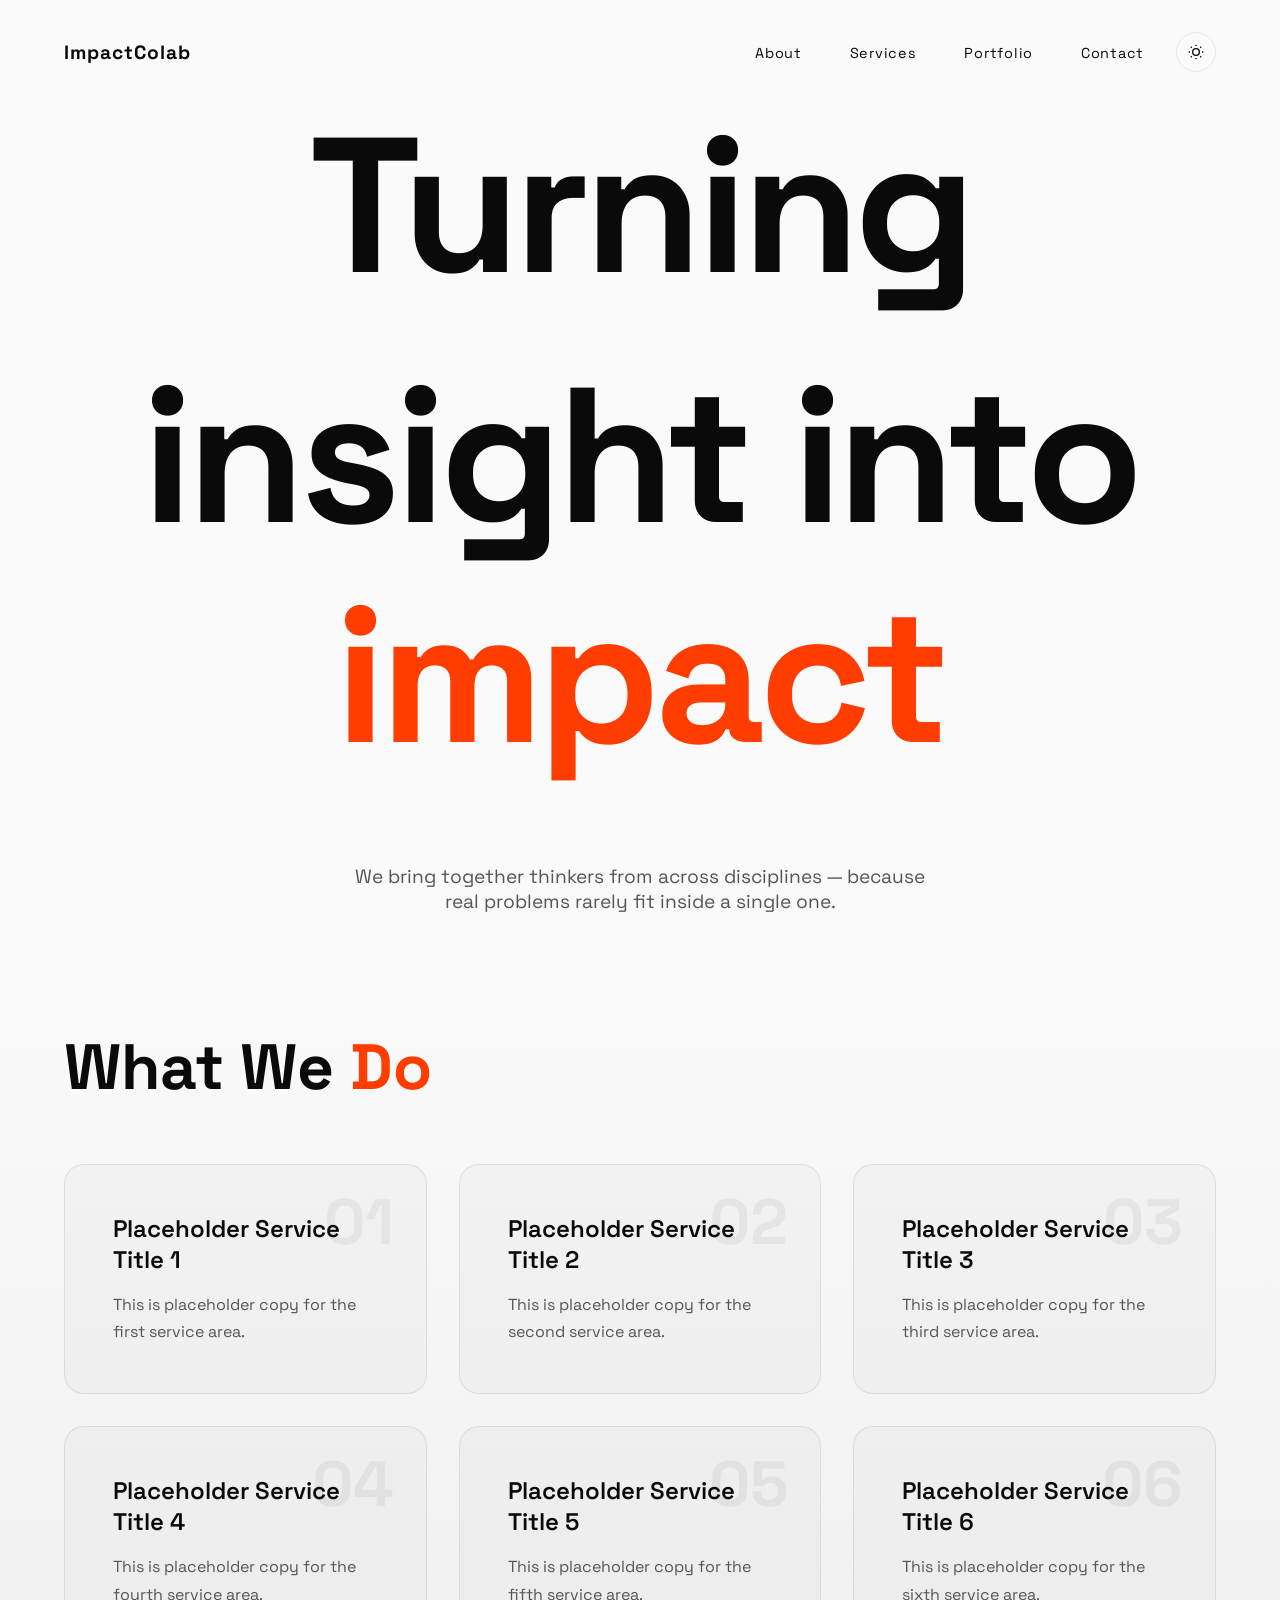
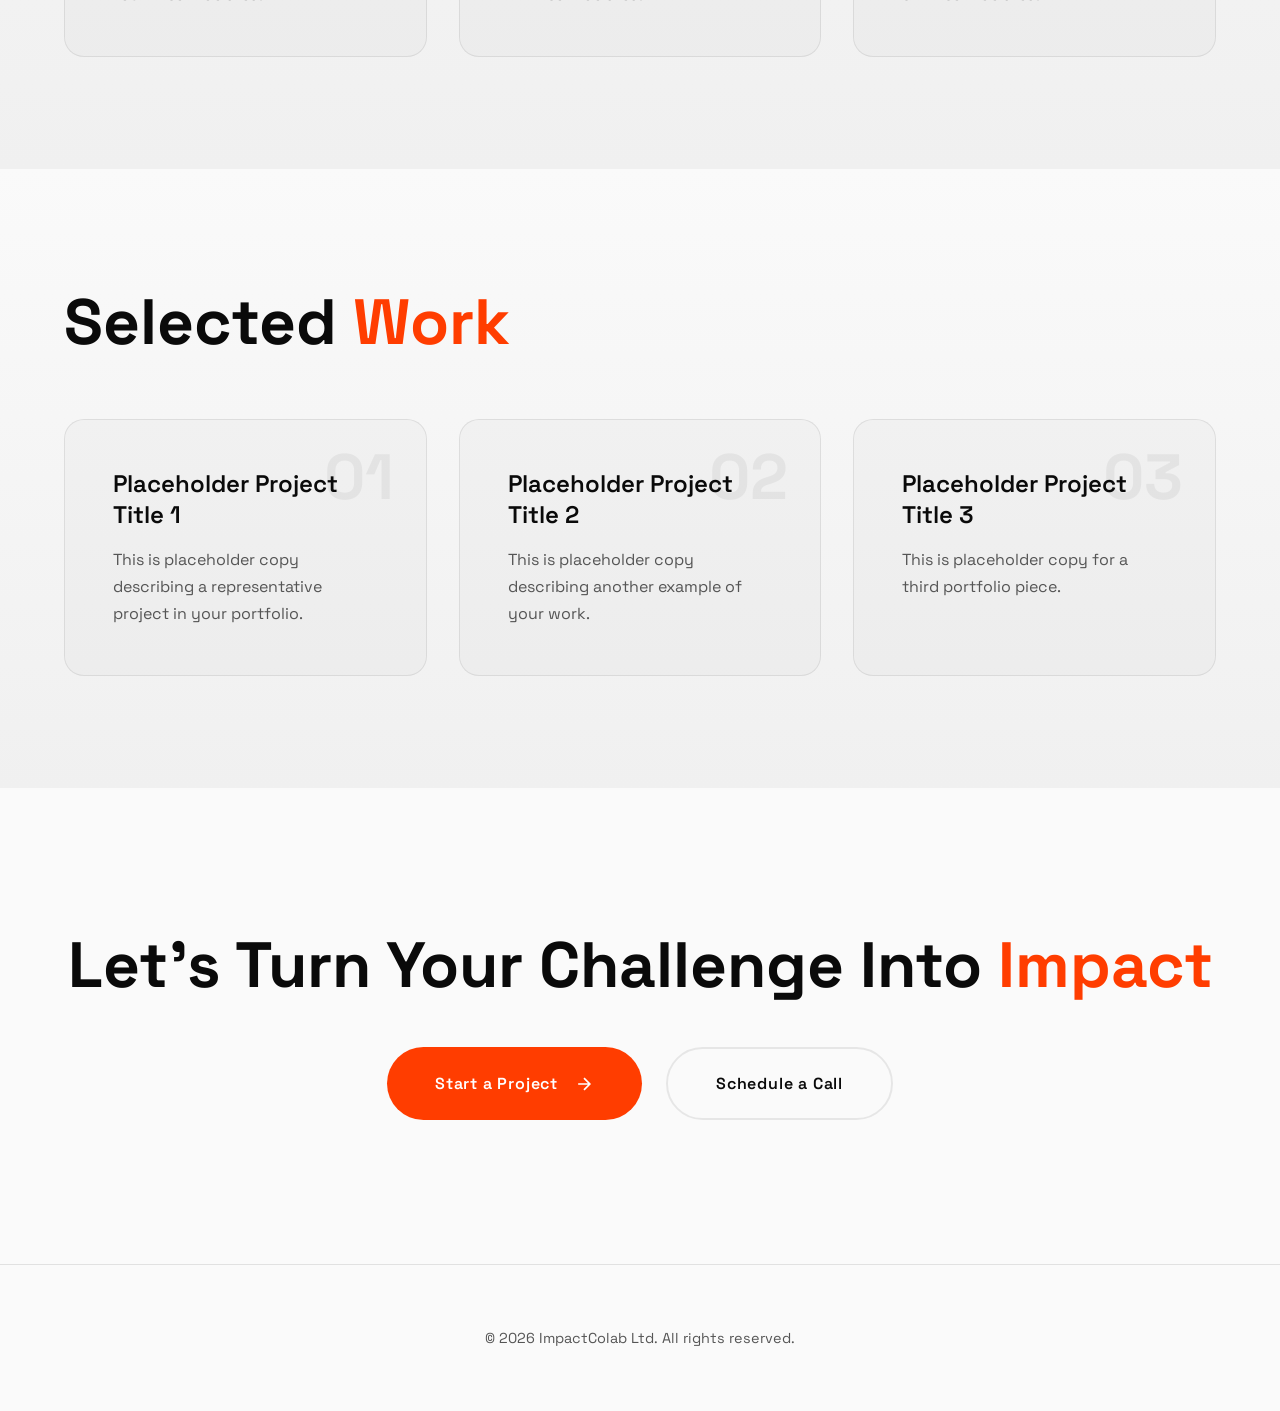
<file: index.html>
<!DOCTYPE html>
<html lang="en">
<head>
    <meta charset="UTF-8">
    <meta name="viewport" content="width=device-width, initial-scale=1.0">
    <title>ImpactColab Ltd - Turning insight into impact</title>
    
    <!-- Meta tags for SEO -->
    <meta name="description" content="ImpactColab Ltd transforms bold ideas into digital reality. We specialize in product development, design systems, AI & machine learning, and cloud architecture.">
    <meta name="keywords" content="software development, product development, design systems, AI, machine learning, cloud architecture, digital transformation">
    <meta name="author" content="ImpactColab Ltd">
    
    <!-- Open Graph / Social Media -->
    <meta property="og:type" content="website">
    <meta property="og:url" content="https://impactcolab.com/">
    <meta property="og:title" content="ImpactColab Ltd - Turning insight into impact">
    <meta property="og:description" content="We transform bold ideas into digital reality. ImpactColab Ltd is where innovation meets execution.">
    <meta property="og:image" content="https://impactcolab.com/og-image.jpg">
    
    <!-- Twitter Card -->
    <meta name="twitter:card" content="summary_large_image">
    <meta name="twitter:title" content="ImpactColab Ltd - Turning insight into impact">
    <meta name="twitter:description" content="We transform bold ideas into digital reality. ImpactColab Ltd is where innovation meets execution.">
    <meta name="twitter:image" content="https://impactcolab.com/og-image.jpg">
    
    <!-- Favicon -->
    <link rel="icon" type="image/svg+xml" href="data:image/svg+xml,%3Csvg xmlns='http://www.w3.org/2000/svg' viewBox='0 0 100 100'%3E%3Crect width='100' height='100' rx='20' fill='%23ff3d00'/%3E%3Ctext x='50' y='65' font-family='Arial' font-size='38' font-weight='bold' fill='white' text-anchor='middle'%3EIC%3C/text%3E%3C/svg%3E">
    
    <link href="https://fonts.googleapis.com/css2?family=Space+Grotesk:wght@300;400;500;600;700&display=swap" rel="stylesheet">
    <link rel="stylesheet" href="css/styles.css">
</head>
<body class="light-mode">
    <a href="#main-content" class="skip-link">Skip to main content</a>

    <nav role="navigation" aria-label="Main navigation">
        <a href="index.html" class="logo">ImpactColab</a>
        <div class="nav-right">
            <ul class="nav-links">
                <li><a href="about.html">About</a></li>
                <li><a href="#services">Services</a></li>
                <li><a href="#portfolio">Portfolio</a></li>
                <li><a href="#contact">Contact</a></li>
            </ul>
            <button class="theme-toggle" id="themeToggle" aria-label="Toggle dark/light mode">
                <svg class="moon-icon" viewBox="0 0 24 24" fill="none" stroke="currentColor" stroke-width="2">
                    <path d="M21 12.79A9 9 0 1 1 11.21 3 7 7 0 0 0 21 12.79z"/>
                </svg>
                <svg class="sun-icon" viewBox="0 0 24 24" fill="none" stroke="currentColor" stroke-width="2">
                    <circle cx="12" cy="12" r="5"/>
                    <path d="M12 1v2M12 21v2M4.22 4.22l1.42 1.42M18.36 18.36l1.42 1.42M1 12h2M21 12h2M4.22 19.78l1.42-1.42M18.36 5.64l1.42-1.42"/>
                </svg>
            </button>
            <button class="mobile-menu-toggle" id="mobileMenuToggle" aria-label="Toggle menu" aria-expanded="false" aria-controls="mobileMenu">
                <span></span>
                <span></span>
                <span></span>
            </button>
        </div>
    </nav>

    <!-- Mobile Menu -->
    <div class="mobile-menu" id="mobileMenu" role="dialog" aria-modal="true" aria-label="Mobile navigation">
        <a href="about.html">About</a>
        <a href="#services">Services</a>
        <a href="#portfolio">Portfolio</a>
        <a href="#contact">Contact</a>
    </div>

    <main id="main-content">
    
    <section class="hero" aria-labelledby="hero-title">
        <div class="hero-content">
            <h1 class="hero-title" id="hero-title">
                <span class="line"><span class="word">Turning</span></span>
                <span class="line"><span class="word">insight into <span class="accent-text">impact</span></span></span>
            </h1>
            <p class="hero-subtitle">We bring together thinkers from across disciplines — because real problems rarely fit inside a single one.</p>
        </div>
    </section>

    <section class="services" id="services">
        <div class="services-header">
            <h2 class="section-title">What We <span class="accent-text">Do</span></h2>
        </div>
        <div class="services-grid">
            <article class="service-card">
                <div class="service-number" aria-hidden="true">01</div>
                <h3 class="service-title">Placeholder Service Title 1</h3>
                <p class="service-desc">This is placeholder copy for the first service area.</p>
            </article>
            <article class="service-card">
                <div class="service-number" aria-hidden="true">02</div>
                <h3 class="service-title">Placeholder Service Title 2</h3>
                <p class="service-desc">This is placeholder copy for the second service area.</p>
            </article>
            <article class="service-card">
                <div class="service-number" aria-hidden="true">03</div>
                <h3 class="service-title">Placeholder Service Title 3</h3>
                <p class="service-desc">This is placeholder copy for the third service area.</p>
            </article>
            <article class="service-card">
                <div class="service-number" aria-hidden="true">04</div>
                <h3 class="service-title">Placeholder Service Title 4</h3>
                <p class="service-desc">This is placeholder copy for the fourth service area.</p>
            </article>
            <article class="service-card">
                <div class="service-number" aria-hidden="true">05</div>
                <h3 class="service-title">Placeholder Service Title 5</h3>
                <p class="service-desc">This is placeholder copy for the fifth service area.</p>
            </article>
            <article class="service-card">
                <div class="service-number" aria-hidden="true">06</div>
                <h3 class="service-title">Placeholder Service Title 6</h3>
                <p class="service-desc">This is placeholder copy for the sixth service area.</p>
            </article>
        </div>
    </section>

    <section class="services" id="portfolio" aria-labelledby="portfolio-title">
        <div class="services-header">
            <h2 class="section-title" id="portfolio-title">Selected <span class="accent-text">Work</span></h2>
        </div>
        <div class="services-grid">
            <article class="service-card">
                <div class="service-number" aria-hidden="true">01</div>
                <h3 class="service-title">Placeholder Project Title 1</h3>
                <p class="service-desc">This is placeholder copy describing a representative project in your portfolio.</p>
            </article>
            <article class="service-card">
                <div class="service-number" aria-hidden="true">02</div>
                <h3 class="service-title">Placeholder Project Title 2</h3>
                <p class="service-desc">This is placeholder copy describing another example of your work.</p>
            </article>
            <article class="service-card">
                <div class="service-number" aria-hidden="true">03</div>
                <h3 class="service-title">Placeholder Project Title 3</h3>
                <p class="service-desc">This is placeholder copy for a third portfolio piece.</p>
            </article>
        </div>
    </section>

    <!-- 
    ============================================
    SOCIAL PROOF SECTION (Placeholder)
    ============================================
    TODO: Add testimonials or client logos here
    
    Example structure:
    <section class="social-proof">
        <div class="testimonial">
            <blockquote>"Quote from client..."</blockquote>
            <cite>— Client Name, Company</cite>
        </div>
        <div class="client-logos">
            <img src="logo1.svg" alt="Client 1">
            <img src="logo2.svg" alt="Client 2">
        </div>
    </section>
    ============================================
    -->

    <section class="cta" id="contact">
        <h2 class="cta-title">Let's Turn Your Challenge Into <span class="accent-text">Impact</span></h2>
        <div class="cta-buttons">
            <a href="mailto:hello@impactcolab.africa" class="cta-button">
                Start a Project
                <svg width="20" height="20" viewBox="0 0 24 24" fill="none" stroke="currentColor" stroke-width="2" aria-hidden="true">
                    <path d="M5 12h14M12 5l7 7-7 7"/>
                </svg>
            </a>
            <!-- Replace the URL below with your Zoho Bookings page link -->
            <a href="https://bookings.zoho.com/YOUR_ZOHO_BOOKING_PAGE" class="cta-button-secondary" target="_blank" rel="noopener">
                Schedule a Call
            </a>
        </div>
    </section>

    </main>

    <footer role="contentinfo">
        <p class="footer-text">© 2026 ImpactColab Ltd. All rights reserved.</p>
    </footer>

    <script src="js/main.js" defer></script>
</body>
</html>
</file>
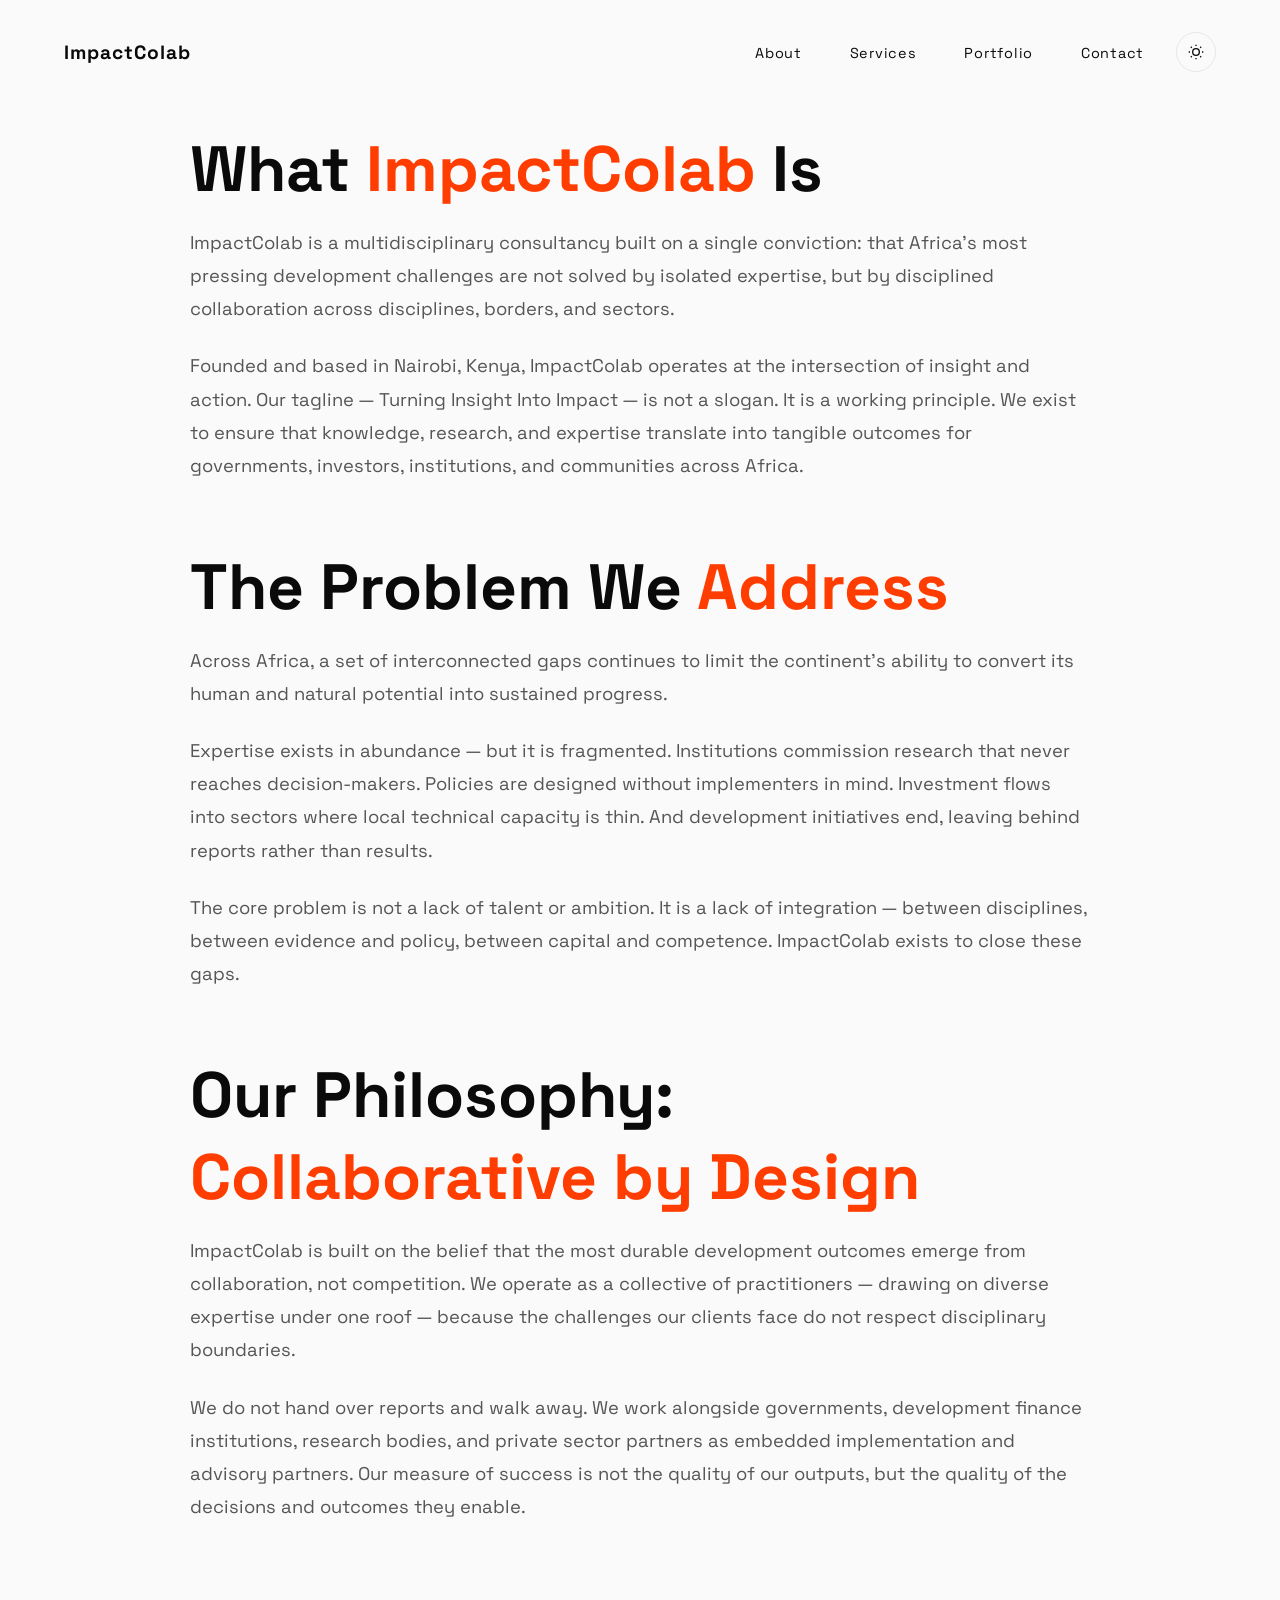
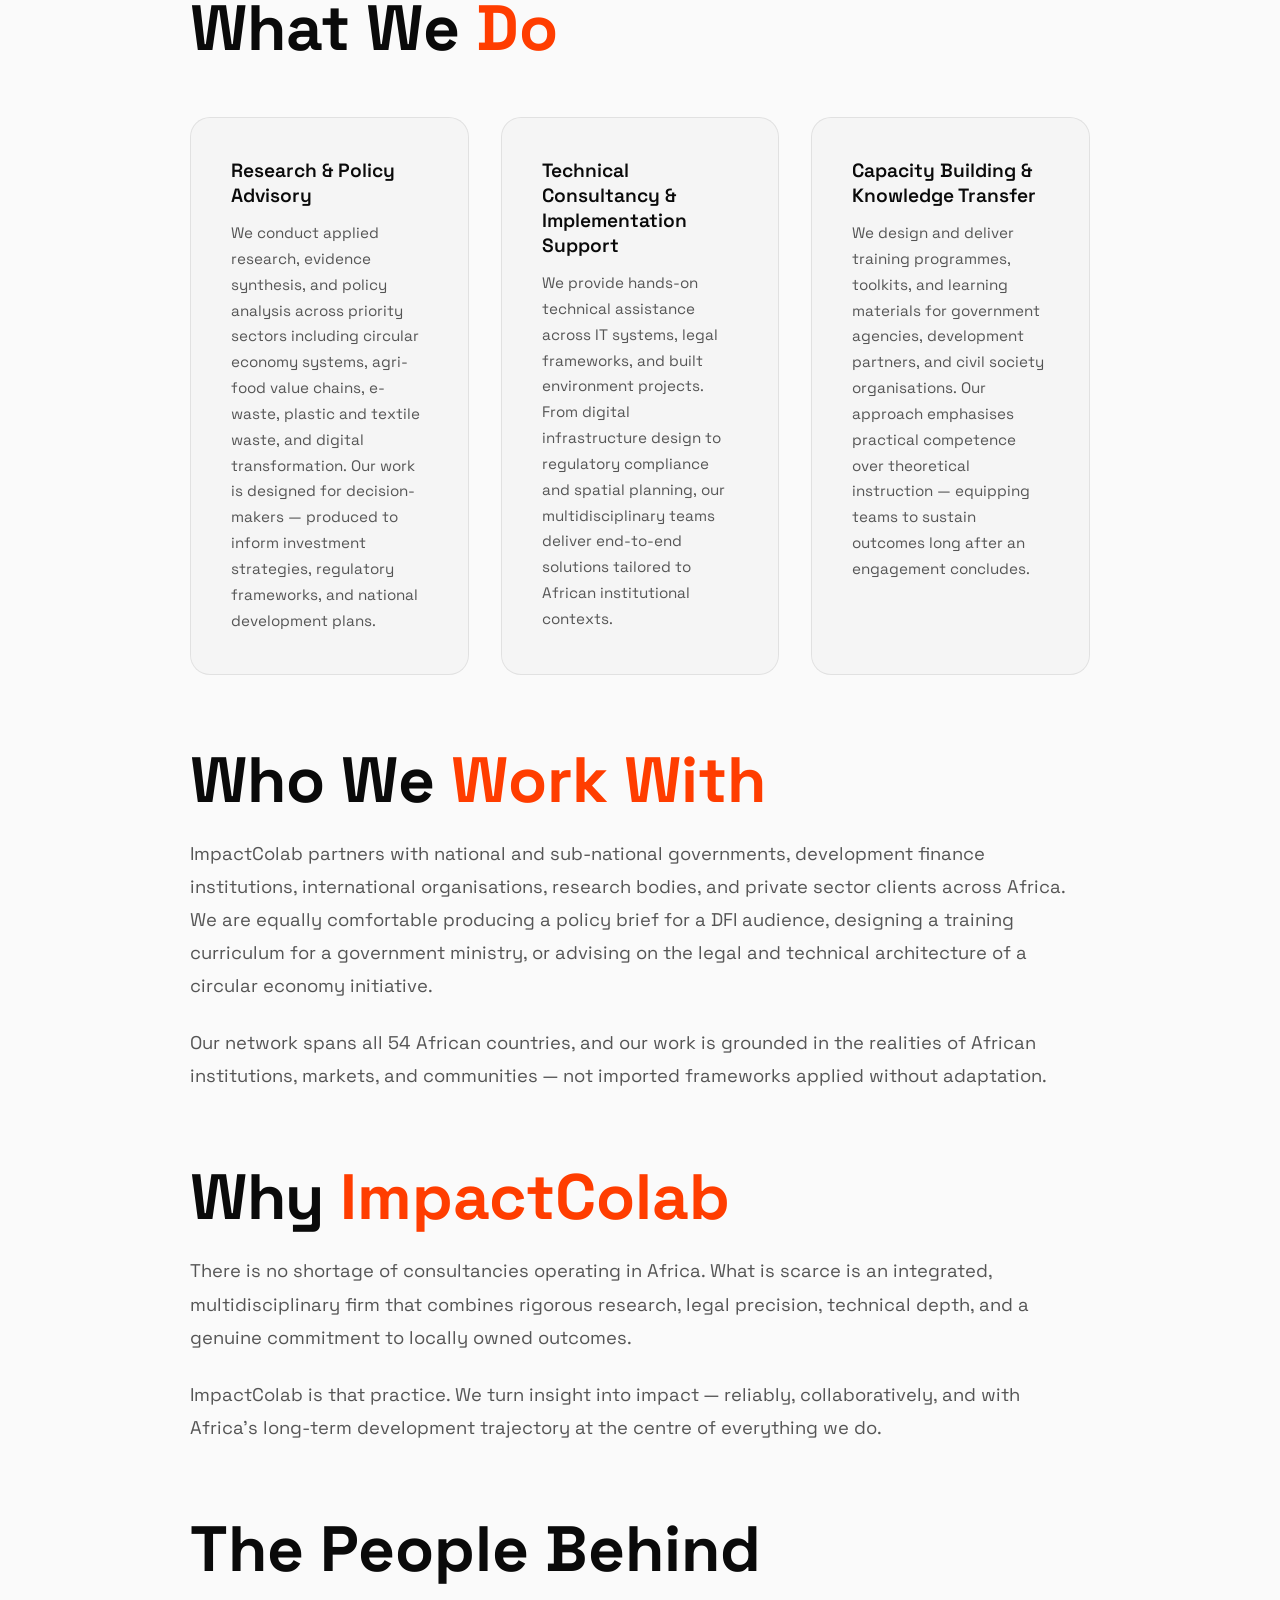
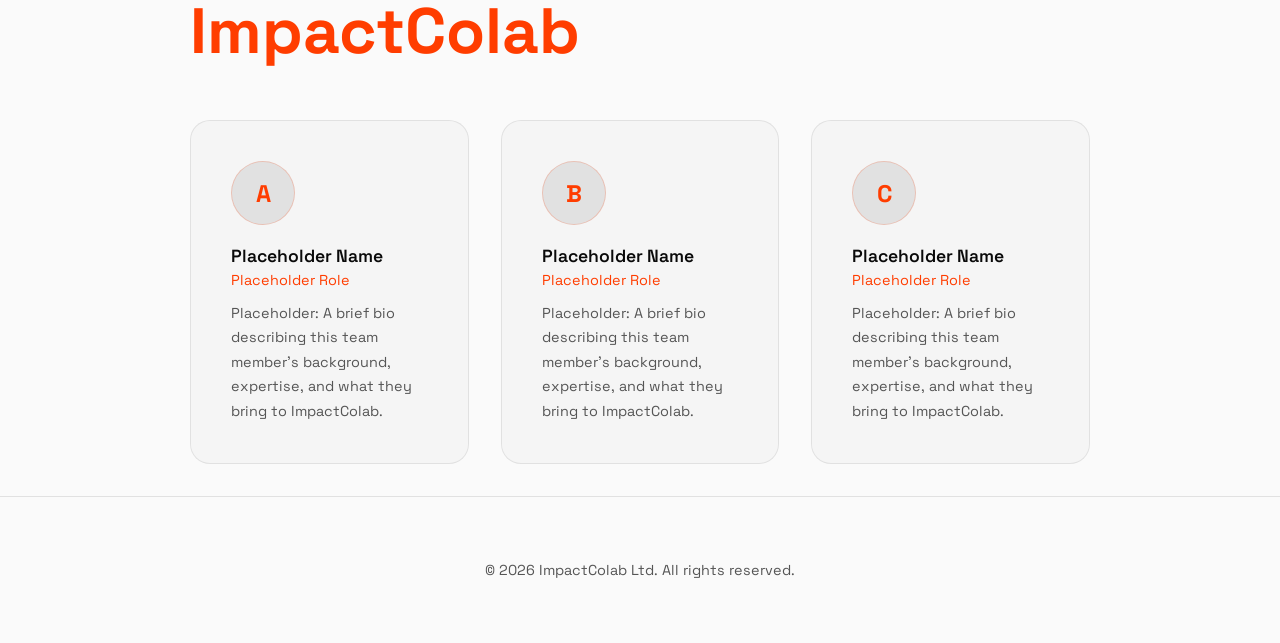
<file: about.html>
<!DOCTYPE html>
<html lang="en">
<head>
    <meta charset="UTF-8">
    <meta name="viewport" content="width=device-width, initial-scale=1.0">
    <title>About — ImpactColab Ltd</title>

    <!-- Meta tags for SEO -->
    <meta name="description" content="ImpactColab is a multidisciplinary consultancy built on a single conviction: that Africa's most pressing development challenges are solved by disciplined collaboration across disciplines, borders, and sectors.">
    <meta name="keywords" content="about ImpactColab, team, mission, vision, company">
    <meta name="author" content="ImpactColab Ltd">

    <!-- Open Graph / Social Media -->
    <meta property="og:type" content="website">
    <meta property="og:url" content="https://impactcolab.com/about.html">
    <meta property="og:title" content="About — ImpactColab Ltd">
    <meta property="og:description" content="Learn about ImpactColab Ltd — who we are, what drives us, and the team behind our work.">
    <meta property="og:image" content="https://impactcolab.com/og-image.jpg">

    <!-- Twitter Card -->
    <meta name="twitter:card" content="summary_large_image">
    <meta name="twitter:title" content="About — ImpactColab Ltd">
    <meta name="twitter:description" content="Learn about ImpactColab Ltd — who we are, what drives us, and the team behind our work.">
    <meta name="twitter:image" content="https://impactcolab.com/og-image.jpg">

    <!-- Favicon -->
    <link rel="icon" type="image/svg+xml" href="data:image/svg+xml,%3Csvg xmlns='http://www.w3.org/2000/svg' viewBox='0 0 100 100'%3E%3Crect width='100' height='100' rx='20' fill='%23ff3d00'/%3E%3Ctext x='50' y='65' font-family='Arial' font-size='38' font-weight='bold' fill='white' text-anchor='middle'%3EIC%3C/text%3E%3C/svg%3E">

    <link href="https://fonts.googleapis.com/css2?family=Space+Grotesk:wght@300;400;500;600;700&display=swap" rel="stylesheet">
    <link rel="stylesheet" href="css/styles.css">
    <style>
        /* About-page specific styles */
        .about-hero {
            min-height: 60vh;
            display: flex;
            align-items: center;
            justify-content: center;
            padding: 8rem 4rem 4rem;
        }

        .about-hero-content {
            text-align: center;
            max-width: 900px;
        }

        .about-hero-content .hero-title {
            font-size: clamp(3rem, 10vw, 8rem);
        }

        .about-section {
            padding: 2rem 4rem;
        }

        .about-section:first-of-type {
            padding-top: 8rem;
        }

        .about-container {
            max-width: 900px;
            margin: 0 auto;
        }

        .about-label {
            font-size: 0.85rem;
            font-weight: 600;
            letter-spacing: 0.15em;
            text-transform: uppercase;
            color: var(--accent);
            margin-bottom: 1.5rem;
        }

        .about-body {
            color: var(--text-muted);
            font-size: 1.15rem;
            line-height: 1.8;
        }

        .about-body p + p {
            margin-top: 1.5rem;
        }

        .values-grid {
            display: grid;
            grid-template-columns: repeat(3, 1fr);
            gap: 2rem;
            margin-top: 3rem;
        }

        .value-card {
            padding: 2.5rem;
            background: var(--card-bg);
            border: 1px solid var(--card-border);
            border-radius: 20px;
            opacity: 0;
            transform: translateY(30px);
            transition: all 0.4s ease;
        }

        .value-card.visible {
            opacity: 1;
            transform: translateY(0);
        }

        .value-card:hover {
            border-color: rgba(255, 61, 0, 0.3);
            transform: translateY(-6px);
        }

        .value-title {
            font-size: 1.2rem;
            font-weight: 600;
            margin-bottom: 0.75rem;
        }

        .value-desc {
            color: var(--text-muted);
            line-height: 1.7;
            font-size: 0.95rem;
        }

        .team-grid {
            display: grid;
            grid-template-columns: repeat(3, 1fr);
            gap: 2rem;
            margin-top: 3rem;
        }

        .team-card {
            padding: 2.5rem;
            background: var(--card-bg);
            border: 1px solid var(--card-border);
            border-radius: 20px;
            opacity: 0;
            transform: translateY(30px);
            transition: all 0.4s ease;
        }

        .team-card.visible {
            opacity: 1;
            transform: translateY(0);
        }

        .team-avatar {
            width: 64px;
            height: 64px;
            border-radius: 50%;
            background: var(--card-border);
            margin-bottom: 1.25rem;
            display: flex;
            align-items: center;
            justify-content: center;
            font-size: 1.5rem;
            font-weight: 700;
            color: var(--accent);
            border: 1px solid rgba(255, 61, 0, 0.2);
        }

        .team-name {
            font-size: 1.1rem;
            font-weight: 600;
            margin-bottom: 0.25rem;
        }

        .team-role {
            font-size: 0.9rem;
            color: var(--accent);
            margin-bottom: 0.75rem;
        }

        .team-bio {
            color: var(--text-muted);
            font-size: 0.9rem;
            line-height: 1.7;
        }

        @media (max-width: 1024px) {
            .values-grid,
            .team-grid {
                grid-template-columns: repeat(2, 1fr);
            }
        }

        @media (max-width: 768px) {
            .about-hero {
                padding: 8rem 2rem 4rem;
            }

            .about-section {
                padding: 2rem 2rem;
            }

            .values-grid,
            .team-grid {
                grid-template-columns: 1fr;
            }
        }
    </style>
</head>
<body class="light-mode">
    <a href="#main-content" class="skip-link">Skip to main content</a>

    <nav role="navigation" aria-label="Main navigation">
        <a href="index.html" class="logo">ImpactColab</a>
        <div class="nav-right">
            <ul class="nav-links">
                <li><a href="about.html" aria-current="page">About</a></li>
                <li><a href="index.html#services">Services</a></li>
                <li><a href="index.html#portfolio">Portfolio</a></li>
                <li><a href="index.html#contact">Contact</a></li>
            </ul>
            <button class="theme-toggle" id="themeToggle" aria-label="Toggle dark/light mode">
                <svg class="moon-icon" viewBox="0 0 24 24" fill="none" stroke="currentColor" stroke-width="2">
                    <path d="M21 12.79A9 9 0 1 1 11.21 3 7 7 0 0 0 21 12.79z"/>
                </svg>
                <svg class="sun-icon" viewBox="0 0 24 24" fill="none" stroke="currentColor" stroke-width="2">
                    <circle cx="12" cy="12" r="5"/>
                    <path d="M12 1v2M12 21v2M4.22 4.22l1.42 1.42M18.36 18.36l1.42 1.42M1 12h2M21 12h2M4.22 19.78l1.42-1.42M18.36 5.64l1.42-1.42"/>
                </svg>
            </button>
            <button class="mobile-menu-toggle" id="mobileMenuToggle" aria-label="Toggle menu" aria-expanded="false" aria-controls="mobileMenu">
                <span></span>
                <span></span>
                <span></span>
            </button>
        </div>
    </nav>

    <!-- Mobile Menu -->
    <div class="mobile-menu" id="mobileMenu" role="dialog" aria-modal="true" aria-label="Mobile navigation">
        <a href="about.html">About</a>
        <a href="index.html#services">Services</a>
        <a href="index.html#portfolio">Portfolio</a>
        <a href="index.html#contact">Contact</a>
    </div>

    <main id="main-content">

        <section class="about-section" aria-labelledby="what-title">
            <div class="about-container">
                <h2 class="section-title" id="what-title">What <span class="accent-text">ImpactColab</span> Is</h2>
                <div class="about-body">
                    <p>ImpactColab is a multidisciplinary consultancy built on a single conviction: that Africa's most pressing development challenges are not solved by isolated expertise, but by disciplined collaboration across disciplines, borders, and sectors.</p>
                    <p>Founded and based in Nairobi, Kenya, ImpactColab operates at the intersection of insight and action. Our tagline — Turning Insight Into Impact — is not a slogan. It is a working principle. We exist to ensure that knowledge, research, and expertise translate into tangible outcomes for governments, investors, institutions, and communities across Africa.</p>
                </div>
            </div>
        </section>

        <section class="about-section" aria-labelledby="problem-title">
            <div class="about-container">
                <h2 class="section-title" id="problem-title">The Problem We <span class="accent-text">Address</span></h2>
                <div class="about-body">
                    <p>Across Africa, a set of interconnected gaps continues to limit the continent's ability to convert its human and natural potential into sustained progress.</p>
                    <p>Expertise exists in abundance — but it is fragmented. Institutions commission research that never reaches decision-makers. Policies are designed without implementers in mind. Investment flows into sectors where local technical capacity is thin. And development initiatives end, leaving behind reports rather than results.</p>
                    <p>The core problem is not a lack of talent or ambition. It is a lack of integration — between disciplines, between evidence and policy, between capital and competence. ImpactColab exists to close these gaps.</p>
                </div>
            </div>
        </section>

        <section class="about-section" aria-labelledby="philosophy-title">
            <div class="about-container">
                <h2 class="section-title" id="philosophy-title">Our Philosophy: <span class="accent-text">Collaborative by Design</span></h2>
                <div class="about-body">
                    <p>ImpactColab is built on the belief that the most durable development outcomes emerge from collaboration, not competition. We operate as a collective of practitioners — drawing on diverse expertise under one roof — because the challenges our clients face do not respect disciplinary boundaries.</p>
                    <p>We do not hand over reports and walk away. We work alongside governments, development finance institutions, research bodies, and private sector partners as embedded implementation and advisory partners. Our measure of success is not the quality of our outputs, but the quality of the decisions and outcomes they enable.</p>
                </div>
            </div>
        </section>

        <section class="about-section" aria-labelledby="services-title">
            <div class="about-container">
                <h2 class="section-title" id="services-title">What We <span class="accent-text">Do</span></h2>
                <div class="values-grid">
                    <div class="value-card">
                        <h3 class="value-title">Research &amp; Policy Advisory</h3>
                        <p class="value-desc">We conduct applied research, evidence synthesis, and policy analysis across priority sectors including circular economy systems, agri-food value chains, e-waste, plastic and textile waste, and digital transformation. Our work is designed for decision-makers — produced to inform investment strategies, regulatory frameworks, and national development plans.</p>
                    </div>
                    <div class="value-card">
                        <h3 class="value-title">Technical Consultancy &amp; Implementation Support</h3>
                        <p class="value-desc">We provide hands-on technical assistance across IT systems, legal frameworks, and built environment projects. From digital infrastructure design to regulatory compliance and spatial planning, our multidisciplinary teams deliver end-to-end solutions tailored to African institutional contexts.</p>
                    </div>
                    <div class="value-card">
                        <h3 class="value-title">Capacity Building &amp; Knowledge Transfer</h3>
                        <p class="value-desc">We design and deliver training programmes, toolkits, and learning materials for government agencies, development partners, and civil society organisations. Our approach emphasises practical competence over theoretical instruction — equipping teams to sustain outcomes long after an engagement concludes.</p>
                    </div>
                </div>
            </div>
        </section>

        <section class="about-section" aria-labelledby="partners-title">
            <div class="about-container">
                <h2 class="section-title" id="partners-title">Who We <span class="accent-text">Work With</span></h2>
                <div class="about-body">
                    <p>ImpactColab partners with national and sub-national governments, development finance institutions, international organisations, research bodies, and private sector clients across Africa. We are equally comfortable producing a policy brief for a DFI audience, designing a training curriculum for a government ministry, or advising on the legal and technical architecture of a circular economy initiative.</p>
                    <p>Our network spans all 54 African countries, and our work is grounded in the realities of African institutions, markets, and communities — not imported frameworks applied without adaptation.</p>
                </div>
            </div>
        </section>

        <section class="about-section" aria-labelledby="why-title">
            <div class="about-container">
                <h2 class="section-title" id="why-title">Why <span class="accent-text">ImpactColab</span></h2>
                <div class="about-body">
                    <p>There is no shortage of consultancies operating in Africa. What is scarce is an integrated, multidisciplinary firm that combines rigorous research, legal precision, technical depth, and a genuine commitment to locally owned outcomes.</p>
                    <p>ImpactColab is that practice. We turn insight into impact — reliably, collaboratively, and with Africa's long-term development trajectory at the centre of everything we do.</p>
                </div>
            </div>
        </section>

        <section class="about-section" aria-labelledby="team-title">
            <div class="about-container">
                <h2 class="section-title" id="team-title">The People Behind <span class="accent-text">ImpactColab</span></h2>
                <div class="team-grid">
                    <div class="team-card">
                        <div class="team-avatar" aria-hidden="true">A</div>
                        <p class="team-name">Placeholder Name</p>
                        <p class="team-role">Placeholder Role</p>
                        <p class="team-bio">Placeholder: A brief bio describing this team member's background, expertise, and what they bring to ImpactColab.</p>
                    </div>
                    <div class="team-card">
                        <div class="team-avatar" aria-hidden="true">B</div>
                        <p class="team-name">Placeholder Name</p>
                        <p class="team-role">Placeholder Role</p>
                        <p class="team-bio">Placeholder: A brief bio describing this team member's background, expertise, and what they bring to ImpactColab.</p>
                    </div>
                    <div class="team-card">
                        <div class="team-avatar" aria-hidden="true">C</div>
                        <p class="team-name">Placeholder Name</p>
                        <p class="team-role">Placeholder Role</p>
                        <p class="team-bio">Placeholder: A brief bio describing this team member's background, expertise, and what they bring to ImpactColab.</p>
                    </div>
                </div>
            </div>
        </section>

    </main>

    <footer role="contentinfo">
        <p class="footer-text">© 2026 ImpactColab Ltd. All rights reserved.</p>
    </footer>

    <script src="js/main.js" defer></script>
    <script>
        // Animate value and team cards on scroll
        const cardObserver = new IntersectionObserver((entries) => {
            entries.forEach((entry, index) => {
                if (entry.isIntersecting) {
                    setTimeout(() => {
                        entry.target.classList.add('visible');
                    }, index * 100);
                    cardObserver.unobserve(entry.target);
                }
            });
        }, { threshold: 0.1, rootMargin: '0px 0px -50px 0px' });

        document.querySelectorAll('.value-card, .team-card').forEach(card => {
            cardObserver.observe(card);
        });
    </script>
</body>
</html>
</file>
<file: css/styles.css>
* {
    margin: 0;
    padding: 0;
    box-sizing: border-box;
}

:root {
    --bg: #141414;
    --bg-secondary: #1b1b1b;
    --text: #fafafa;
    --text-muted: #888;
    --accent: #ff3d00;
    --card-bg: rgba(255, 255, 255, 0.02);
    --card-border: rgba(255, 255, 255, 0.05);
    --card-number: rgba(255, 255, 255, 0.05);
    --footer-border: rgba(255, 255, 255, 0.1);
}

body.light-mode {
    --bg: #fafafa;
    --bg-secondary: #f0f0f0;
    --text: #0a0a0a;
    --text-muted: #555;
    --card-bg: rgba(0, 0, 0, 0.02);
    --card-border: rgba(0, 0, 0, 0.08);
    --card-number: rgba(0, 0, 0, 0.05);
    --footer-border: rgba(0, 0, 0, 0.1);
}

body {
    font-family: 'Space Grotesk', sans-serif;
    background: var(--bg);
    color: var(--text);
    overflow-x: hidden;
    transition: background 0.3s ease, color 0.3s ease;
}

/* Skip Link */
.skip-link {
    position: absolute;
    top: -100px;
    left: 50%;
    transform: translateX(-50%);
    padding: 1rem 2rem;
    background: var(--accent);
    color: #fff;
    text-decoration: none;
    font-weight: 600;
    border-radius: 0 0 8px 8px;
    z-index: 1000;
    transition: top 0.3s ease;
}

.skip-link:focus {
    top: 0;
}

/* Focus States */
*:focus {
    outline: none;
}

*:focus-visible {
    outline: 2px solid var(--accent);
    outline-offset: 3px;
}

/* Reduced Motion */
@media (prefers-reduced-motion: reduce) {
    *, *::before, *::after {
        animation-duration: 0.01ms !important;
        animation-iteration-count: 1 !important;
        transition-duration: 0.01ms !important;
    }

    .hero-title .word {
        transform: translateY(0);
    }

    .hero-subtitle {
        opacity: 1;
    }

    .service-card {
        opacity: 1;
        transform: translateY(0);
    }
}

/* Navigation */
nav {
    position: fixed;
    top: 0;
    left: 0;
    right: 0;
    padding: 2rem 4rem;
    display: flex;
    justify-content: space-between;
    align-items: center;
    z-index: 100;
    background: transparent;
    transition: background 0.3s ease, padding 0.3s ease;
}

nav.scrolled {
    background: var(--bg);
    padding: 1.5rem 4rem;
    box-shadow: 0 2px 20px rgba(0, 0, 0, 0.2);
}

.nav-right {
    display: flex;
    align-items: center;
    gap: 2rem;
}

.theme-toggle {
    display: flex;
    align-items: center;
    justify-content: center;
    background: transparent;
    border: 1px solid var(--card-border);
    border-radius: 50%;
    width: 40px;
    height: 40px;
    color: var(--text);
    cursor: pointer;
    transition: all 0.3s ease;
}

.theme-toggle:hover {
    border-color: var(--accent);
}

.theme-toggle svg {
    width: 16px;
    height: 16px;
}

.theme-toggle .sun-icon {
    display: none;
}

body.light-mode .theme-toggle .sun-icon {
    display: block;
}

body.light-mode .theme-toggle .moon-icon {
    display: none;
}

/* Mobile Menu */
.mobile-menu-toggle {
    display: none;
    flex-direction: column;
    justify-content: center;
    gap: 5px;
    width: 30px;
    height: 30px;
    background: transparent;
    border: none;
    cursor: pointer;
    padding: 0;
}

.mobile-menu-toggle span {
    display: block;
    width: 100%;
    height: 2px;
    background: var(--text);
    transition: all 0.3s ease;
}

.mobile-menu-toggle.active span:nth-child(1) {
    transform: rotate(45deg) translate(5px, 5px);
}

.mobile-menu-toggle.active span:nth-child(2) {
    opacity: 0;
}

.mobile-menu-toggle.active span:nth-child(3) {
    transform: rotate(-45deg) translate(5px, -5px);
}

.mobile-menu {
    display: none;
    position: fixed;
    top: 0;
    left: 0;
    right: 0;
    bottom: 0;
    background: var(--bg);
    z-index: 99;
    flex-direction: column;
    justify-content: center;
    align-items: center;
    gap: 2rem;
    opacity: 0;
    pointer-events: none;
    transition: opacity 0.3s ease;
}

.mobile-menu.active {
    opacity: 1;
    pointer-events: all;
}

.mobile-menu a {
    color: var(--text);
    text-decoration: none;
    font-size: 2rem;
    font-weight: 600;
    transition: color 0.3s ease;
}

.mobile-menu a:hover {
    color: var(--accent);
}

.logo {
    font-weight: 700;
    font-size: 1.2rem;
    letter-spacing: 0.05em;
    text-decoration: none;
    color: var(--text);
}

.logo:hover {
    color: var(--accent);
}

.nav-links {
    display: flex;
    gap: 3rem;
    list-style: none;
}

.nav-links a {
    color: var(--text);
    text-decoration: none;
    font-size: 0.9rem;
    letter-spacing: 0.05em;
    position: relative;
    padding-bottom: 4px;
}

.nav-links a::after {
    content: '';
    position: absolute;
    bottom: 0;
    left: 0;
    width: 0;
    height: 1px;
    background: var(--accent);
    transition: width 0.3s ease;
}

.nav-links a:hover::after {
    width: 100%;
}

/* Hero Section */
.hero {
    min-height: 100vh;
    display: flex;
    align-items: flex-start;
    justify-content: center;
    position: relative;
    padding: 6rem 4rem 0;
}

.hero-content {
    text-align: center;
    max-width: 1400px;
}

.hero-title {
    font-size: clamp(2.5rem, 15vw, 12rem);
    font-weight: 700;
    line-height: 1.15;
    letter-spacing: -0.03em;
}

.hero-title .line {
    display: block;
    overflow: hidden;
    padding-bottom: 0.15em;
}

.hero-title .word {
    display: inline-block;
    transform: translateY(100%);
    animation: revealWord 1s cubic-bezier(0.77, 0, 0.175, 1) forwards;
}

.hero-title .line:nth-child(2) .word {
    animation-delay: 0.2s;
}

@keyframes revealWord {
    to {
        transform: translateY(0);
    }
}

.hero-subtitle {
    font-size: 1.2rem;
    color: var(--text-muted);
    margin-top: 3rem;
    max-width: 600px;
    margin-left: auto;
    margin-right: auto;
    opacity: 0;
    animation: fadeIn 1s ease forwards 0.8s;
}

@keyframes fadeIn {
    to {
        opacity: 1;
    }
}

.accent-text {
    color: var(--accent);
}

/* Services Section */
.services {
    padding: 7rem 4rem;
    background: linear-gradient(180deg, var(--bg) 0%, var(--bg-secondary) 100%);
}

.services-header {
    max-width: 1400px;
    margin: 0 auto 3.5rem;
}

.section-title {
    font-size: clamp(2rem, 6vw, 4rem);
    font-weight: 700;
    margin-bottom: 1rem;
}

.services-grid {
    max-width: 1400px;
    margin: 0 auto;
    display: grid;
    grid-template-columns: repeat(3, 1fr);
    gap: 2rem;
}

.service-card {
    padding: 3rem;
    background: var(--card-bg);
    border: 1px solid var(--card-border);
    border-radius: 20px;
    transition: all 0.4s ease;
    position: relative;
    overflow: hidden;
    opacity: 0;
    transform: translateY(30px);
}

.service-card.visible {
    opacity: 1;
    transform: translateY(0);
}

.service-card::before {
    content: '';
    position: absolute;
    top: 0;
    left: 0;
    width: 100%;
    height: 100%;
    background: linear-gradient(135deg, var(--accent), transparent);
    opacity: 0;
    transition: opacity 0.4s ease;
}

.service-card:hover::before {
    opacity: 0.1;
}

.service-card:hover {
    transform: translateY(-10px);
    border-color: rgba(255, 61, 0, 0.3);
}

.service-number {
    font-size: 4rem;
    font-weight: 700;
    color: var(--card-number);
    position: absolute;
    top: 1rem;
    right: 2rem;
}

/* Visually hidden but accessible */
.sr-only {
    position: absolute;
    width: 1px;
    height: 1px;
    padding: 0;
    margin: -1px;
    overflow: hidden;
    clip: rect(0, 0, 0, 0);
    white-space: nowrap;
    border: 0;
}

.service-title {
    font-size: 1.5rem;
    font-weight: 600;
    margin-bottom: 1rem;
    position: relative;
}

.service-desc {
    color: var(--text-muted);
    line-height: 1.7;
    position: relative;
}

/* CTA Section */
.cta {
    padding: 9rem 4rem;
    text-align: center;
    position: relative;
}

.cta-title {
    font-size: clamp(2rem, 6vw, 4rem);
    font-weight: 700;
    line-height: 1.05;
    margin-bottom: 3rem;
}

.cta-button {
    display: inline-flex;
    align-items: center;
    gap: 1rem;
    padding: 1.5rem 3rem;
    background: var(--accent);
    color: #fff;
    text-decoration: none;
    font-weight: 600;
    font-size: 1rem;
    letter-spacing: 0.05em;
    border-radius: 100px;
    transition: all 0.3s ease;
}

.cta-button:hover {
    transform: scale(1.05);
    box-shadow: 0 20px 60px rgba(255, 61, 0, 0.4);
}

.cta-button svg {
    transition: transform 0.3s ease;
}

.cta-button:hover svg {
    transform: translateX(5px);
}

.cta-buttons {
    display: flex;
    gap: 1.5rem;
    justify-content: center;
    flex-wrap: wrap;
}

.cta-button-secondary {
    display: inline-flex;
    align-items: center;
    gap: 0.5rem;
    padding: 1.5rem 3rem;
    background: transparent;
    color: var(--text);
    text-decoration: none;
    font-weight: 600;
    font-size: 1rem;
    letter-spacing: 0.05em;
    border-radius: 100px;
    border: 2px solid var(--card-border);
    transition: all 0.3s ease;
}

.cta-button-secondary:hover {
    border-color: var(--accent);
    color: var(--accent);
}

/* Footer */
footer {
    padding: 4rem;
    border-top: 1px solid var(--footer-border);
    text-align: center;
    max-width: 1400px;
    margin: 0 auto;
}

.footer-text {
    color: var(--text-muted);
    font-size: 0.9rem;
}

/* Responsive */
@media (max-width: 1024px) {
    .services-grid {
        grid-template-columns: repeat(2, 1fr);
    }
}

@media (max-width: 640px) {
    .services-grid {
        grid-template-columns: 1fr;
    }
}

@media (max-width: 768px) {
    nav {
        padding: 1.5rem 2rem;
    }

    .nav-links {
        display: none;
    }

    .mobile-menu-toggle {
        display: flex;
    }

    .mobile-menu {
        display: flex;
    }

    .hero {
        padding: 6rem 2rem 0;
    }

    .services, .cta {
        padding: 4rem 2rem;
    }

    .cta-buttons {
        flex-direction: column;
        align-items: center;
    }

    footer {
        flex-direction: column;
        gap: 2rem;
        text-align: center;
    }
}
</file>
